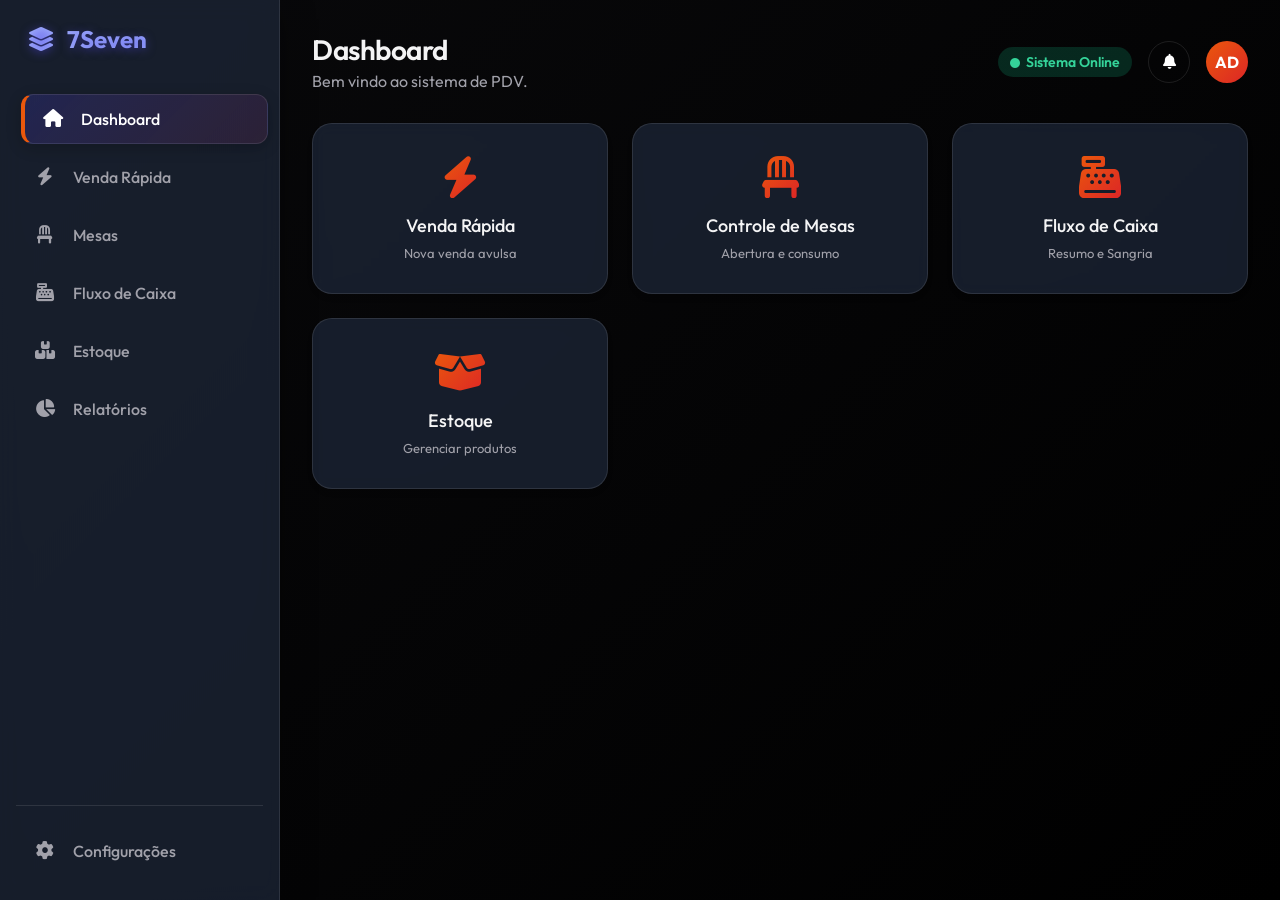
<file: src/index.html>
<!DOCTYPE html>
<html lang="pt-br">
<head>
    <meta charset="UTF-8">
    <meta name="viewport" content="width=device-width, initial-scale=1.0">
    <title>7Seven</title>
    <link rel="stylesheet" href="style.css">
    <link rel="stylesheet" href="https://cdnjs.cloudflare.com/ajax/libs/font-awesome/6.4.0/css/all.min.css">
</head>
<body>

    <div class="app-layout">
        
        <!-- Glass Sidebar -->
        <aside class="sidebar">
            <div class="brand">
                <i class="fas fa-layer-group"></i>
                <span>7Seven</span>
            </div>

            <nav class="nav-links">
                <a class="nav-item active" onclick="handleAction('Menu Principal', this)">
                    <i class="fas fa-home"></i> <span>Dashboard</span>
                </a>
                <a class="nav-item" onclick="handleAction('Venda Direta', this)">
                    <i class="fas fa-bolt"></i> <span>Venda Rápida</span>
                </a>
                <a class="nav-item" onclick="handleAction('Mesas', this)">
                    <i class="fas fa-chair"></i> <span>Mesas</span>
                </a>
                <a class="nav-item" onclick="handleAction('Caixa', this)">
                    <i class="fas fa-cash-register"></i> <span>Fluxo de Caixa</span>
                </a>
                <a class="nav-item" onclick="handleAction('Estoque', this)">
                    <i class="fas fa-boxes"></i> <span>Estoque</span>
                </a>
                <a class="nav-item" onclick="handleAction('Relatórios', this)">
                    <i class="fas fa-chart-pie"></i> <span>Relatórios</span>
                </a>
            </nav>

            <div style="margin-top: auto; padding-top: 20px; border-top: 1px solid rgba(255,255,255,0.1);">
                <a class="nav-item" onclick="handleAction('Configurações', this)">
                    <i class="fas fa-cog"></i> <span>Configurações</span>
                </a>
            </div>
        </aside>

        <!-- Main Workspace -->
        <main class="main-area">
            
            <header class="page-header">
                <div>
                    <h1 class="page-title" id="page-title">Dashboard</h1>
                    <p style="color: var(--text-muted); margin-top: 4px;">Bem vindo ao sistema de PDV.</p>
                </div>
                
                <div style="display: flex; gap: 16px; align-items: center;">
                    <span style="background: rgba(16, 185, 129, 0.2); color: #34d399; padding: 6px 12px; border-radius: 20px; font-size: 14px; font-weight: 600;"><i class="fas fa-circle" style="font-size: 10px; margin-right: 6px;"></i>Sistema Online</span>
                    <button class="btn btn-outline" style="padding: 10px; border-radius: 50%; width: 42px; height: 42px;"><i class="fas fa-bell"></i></button>
                    <div style="width: 42px; height: 42px; border-radius: 50%; background: linear-gradient(135deg, var(--primary), var(--secondary)); display: flex; align-items: center; justify-content: center; font-weight: bold; color: white;">
                        AD
                    </div>
                </div>
            </header>

            <div id="content-container">
                <!-- PÁGINA INICIAL INJETADA AQUI (OU O TEMPLATE ABAIXO SE MANTÉM, LOGO SUBSTITUIDO) -->
                <div class="glass-grid" id="home-menu">
                    <div class="glass-card" onclick="handleAction('Venda Direta')">
                        <i class="fas fa-bolt"></i>
                        <h3>Venda Rápida</h3>
                        <p style="font-size: 13px; color: var(--text-muted); margin-top: 8px;">Nova venda avulsa</p>
                    </div>
                    <div class="glass-card" onclick="handleAction('Mesas')">
                        <i class="fas fa-chair"></i>
                        <h3>Controle de Mesas</h3>
                        <p style="font-size: 13px; color: var(--text-muted); margin-top: 8px;">Abertura e consumo</p>
                    </div>
                    <div class="glass-card" onclick="handleAction('Caixa')">
                        <i class="fas fa-cash-register"></i>
                        <h3>Fluxo de Caixa</h3>
                        <p style="font-size: 13px; color: var(--text-muted); margin-top: 8px;">Resumo e Sangria</p>
                    </div>
                    <div class="glass-card" onclick="handleAction('Estoque')">
                        <i class="fas fa-box-open"></i>
                        <h3>Estoque</h3>
                        <p style="font-size: 13px; color: var(--text-muted); margin-top: 8px;">Gerenciar produtos</p>
                    </div>
                </div>
            </div>

        </main>
    </div>

    <!-- Container for dynamic toasts -->
    <div id="toast-container"></div>
    
    <!-- Área de Impressão de Cupons -->
    <div id="print-area"></div>

    <!-- Global Scripts -->
    <script src="script.js"></script>
</body>
</html>
</file>
<file: src/style.css>
@import url('https://fonts.googleapis.com/css2?family=Outfit:wght@300;400;500;600;700&display=swap');

:root {
    --primary: #ea580c;
    --primary-hover: #c2410c;
    --secondary: #dc2626;
    --success: #10b981;
    --danger: #ef4444;
    --warning: #f59e0b;
    --info: #3b82f6;

    /* Dark theme foundation */
    --bg-dark: #09090b;
    --bg-darker: #000000;
    --text-light: #f4f4f5;
    --text-muted: #a1a1aa;

    /* Glassmorphism tokens */
    --glass-bg: rgba(30, 41, 59, 0.7);
    --glass-border: rgba(255, 255, 255, 0.1);
    --glass-shadow: 0 8px 32px 0 rgba(0, 0, 0, 0.37);
    
    --transition: all 0.3s cubic-bezier(0.4, 0, 0.2, 1);
}

* {
    margin: 0;
    padding: 0;
    box-sizing: border-box;
    font-family: 'Outfit', sans-serif;
}

body {
    background: linear-gradient(135deg, var(--bg-dark), var(--bg-darker));
    color: var(--text-light);
    min-height: 100vh;
    display: flex;
    overflow-x: hidden;
}

/* Layout */
.app-layout {
    display: flex;
    width: 100%;
    height: 100vh;
}

/* Sidebar (Glassmorphism) */
.sidebar {
    width: 280px;
    background: var(--glass-bg);
    backdrop-filter: blur(12px);
    -webkit-backdrop-filter: blur(12px);
    border-right: 1px solid var(--glass-border);
    display: flex;
    flex-direction: column;
    padding: 24px 16px;
    box-shadow: var(--glass-shadow);
    z-index: 10;
}

.brand {
    display: flex;
    align-items: center;
    gap: 12px;
    font-size: 24px;
    font-weight: 700;
    color: white;
    margin-bottom: 40px;
    padding-left: 12px;
    text-shadow: 0 2px 10px rgba(79, 70, 229, 0.5);
    background: linear-gradient(to right, #a5b4fc, #818cf8);
    -webkit-background-clip: text;
    -webkit-text-fill-color: transparent;
}

.nav-links {
    display: flex;
    flex-direction: column;
    gap: 8px;
    flex: 1;
}

.nav-item {
    display: flex;
    align-items: center;
    gap: 16px;
    padding: 14px 16px;
    color: var(--text-muted);
    text-decoration: none;
    border-radius: 12px;
    font-weight: 500;
    transition: var(--transition);
    cursor: pointer;
    border: 1px solid transparent;
}

.nav-item:hover, .nav-item.active {
    background: rgba(255, 255, 255, 0.05);
    color: white;
    border: 1px solid var(--glass-border);
    box-shadow: 0 4px 15px rgba(0, 0, 0, 0.2);
    transform: translateX(5px);
}

.nav-item i {
    font-size: 18px;
    width: 24px;
    text-align: center;
}

.nav-item.active {
    background: linear-gradient(135deg, rgba(79, 70, 229, 0.2), rgba(236, 72, 153, 0.1));
    border-left: 4px solid var(--primary);
}

/* Main Content */
.main-area {
    flex: 1;
    display: flex;
    flex-direction: column;
    overflow-y: auto;
    padding: 32px;
    position: relative;
}

/* Dynamic Page Title */
.page-header {
    display: flex;
    justify-content: space-between;
    align-items: center;
    margin-bottom: 32px;
}

.page-title {
    font-size: 28px;
    font-weight: 600;
    letter-spacing: -0.5px;
}

/* Content Container (Fade in animation) */
#content-container {
    animation: fadeIn 0.4s ease-out forwards;
    width: 100%;
    max-width: 1200px;
    margin: 0 auto;
}

@keyframes fadeIn {
    from { opacity: 0; transform: translateY(15px); }
    to { opacity: 1; transform: translateY(0); }
}

/* Glass Cards (used for grid menu and other lists) */
.glass-grid {
    display: grid;
    grid-template-columns: repeat(auto-fill, minmax(240px, 1fr));
    gap: 24px;
}

.glass-card {
    background: var(--glass-bg);
    backdrop-filter: blur(8px);
    -webkit-backdrop-filter: blur(8px);
    border: 1px solid var(--glass-border);
    border-radius: 20px;
    padding: 32px 24px;
    display: flex;
    flex-direction: column;
    align-items: center;
    justify-content: center;
    text-align: center;
    cursor: pointer;
    transition: var(--transition);
    box-shadow: 0 4px 6px -1px rgba(0, 0, 0, 0.1), 0 2px 4px -1px rgba(0, 0, 0, 0.06);
    position: relative;
    overflow: hidden;
}

.glass-card::before {
    content: '';
    position: absolute;
    top: 0; left: -100%;
    width: 50%; height: 100%;
    background: linear-gradient(to right, transparent, rgba(255,255,255,0.05), transparent);
    transform: skewX(-25deg);
    transition: 0.5s;
}

.glass-card:hover::before {
    left: 150%;
}

.glass-card:hover {
    transform: translateY(-8px);
    border-color: rgba(255, 255, 255, 0.2);
    box-shadow: 0 20px 25px -5px rgba(0, 0, 0, 0.2), 0 10px 10px -5px rgba(0, 0, 0, 0.1);
}

.glass-card i {
    font-size: 42px;
    margin-bottom: 16px;
    background: linear-gradient(135deg, var(--primary), var(--secondary));
    -webkit-background-clip: text;
    -webkit-text-fill-color: transparent;
}

.glass-card h3 {
    font-size: 18px;
    font-weight: 500;
    color: var(--text-light);
}

/* Modals */
.modal-overlay {
    position: fixed;
    inset: 0;
    background: rgba(0, 0, 0, 0.6);
    backdrop-filter: blur(4px);
    display: flex;
    align-items: center;
    justify-content: center;
    z-index: 100;
    opacity: 0;
    pointer-events: none;
    transition: opacity 0.3s ease;
}

.modal-overlay.active {
    opacity: 1;
    pointer-events: auto;
}

.glass-modal {
    background: rgba(15, 23, 42, 0.85);
    backdrop-filter: blur(16px);
    border: 1px solid var(--glass-border);
    border-radius: 24px;
    width: 100%;
    max-width: 500px;
    padding: 32px;
    box-shadow: 0 25px 50px -12px rgba(0, 0, 0, 0.5);
    transform: scale(0.95) translateY(20px);
    transition: all 0.3s cubic-bezier(0.34, 1.56, 0.64, 1);
}

.modal-overlay.active .glass-modal {
    transform: scale(1) translateY(0);
}

.modal-header {
    display: flex;
    justify-content: space-between;
    align-items: center;
    margin-bottom: 24px;
}

.modal-header h2 {
    font-size: 22px;
}

.close-btn {
    background: none;
    border: none;
    color: var(--text-muted);
    font-size: 24px;
    cursor: pointer;
    transition: color 0.2s;
}

.close-btn:hover {
    color: var(--danger);
}

/* Forms & Inputs */
.form-group {
    margin-bottom: 20px;
}

.form-group label {
    display: block;
    margin-bottom: 8px;
    color: var(--text-muted);
    font-size: 14px;
    font-weight: 500;
}

.glass-input, .glass-select {
    width: 100%;
    background: rgba(0, 0, 0, 0.2);
    border: 1px solid rgba(255, 255, 255, 0.1);
    border-radius: 12px;
    padding: 12px 16px;
    color: white;
    font-size: 15px;
    transition: var(--transition);
}

.glass-input:focus, .glass-select:focus {
    outline: none;
    border-color: var(--primary);
    box-shadow: 0 0 0 3px rgba(79, 70, 229, 0.2);
}

/* Buttons */
.btn {
    padding: 12px 24px;
    border-radius: 12px;
    border: none;
    font-weight: 600;
    font-size: 15px;
    cursor: pointer;
    transition: var(--transition);
    display: inline-flex;
    align-items: center;
    justify-content: center;
    gap: 8px;
}

.btn-primary {
    background: linear-gradient(135deg, var(--primary), var(--primary-hover));
    color: white;
    box-shadow: 0 4px 14px 0 rgba(79, 70, 229, 0.39);
}

.btn-primary:hover {
    transform: translateY(-2px);
    box-shadow: 0 6px 20px rgba(79, 70, 229, 0.23);
}

.btn-success {
    background: linear-gradient(135deg, var(--success), #059669);
    color: white;
}

.btn-danger {
    background: linear-gradient(135deg, var(--danger), #dc2626);
    color: white;
}

.btn-outline {
    background: transparent;
    border: 1px solid var(--glass-border);
    color: white;
}
.btn-outline:hover {
    background: rgba(255, 255, 255, 0.1);
}

/* Toast Notifications */
#toast-container {
    position: fixed;
    bottom: 24px;
    right: 24px;
    z-index: 1000;
    display: flex;
    flex-direction: column;
    gap: 12px;
}

.glass-toast {
    background: rgba(15, 23, 42, 0.9);
    backdrop-filter: blur(12px);
    border-left: 4px solid var(--primary);
    border-top: 1px solid var(--glass-border);
    border-right: 1px solid var(--glass-border);
    border-bottom: 1px solid var(--glass-border);
    color: white;
    padding: 16px 20px;
    border-radius: 12px;
    display: flex;
    align-items: center;
    gap: 12px;
    box-shadow: 0 10px 25px -5px rgba(0, 0, 0, 0.3);
    animation: slideInRight 0.3s cubic-bezier(0.175, 0.885, 0.32, 1.275) forwards;
}

.glass-toast.toast-error { border-left-color: var(--danger); }
.glass-toast.toast-success { border-left-color: var(--success); }
.glass-toast.toast-warning { border-left-color: var(--warning); }

.glass-toast.fade-out {
    animation: fadeOutRight 0.3s forwards;
}

@keyframes slideInRight {
    from { transform: translateX(120%); opacity: 0; }
    to { transform: translateX(0); opacity: 1; }
}

@keyframes fadeOutRight {
    from { transform: translateX(0); opacity: 1; }
    to { transform: translateX(120%); opacity: 0; }
}

/* Mesas List */
.mesas-grid {
    display: grid;
    grid-template-columns: repeat(auto-fill, minmax(280px, 1fr));
    gap: 20px;
}

.mesa-card {
    background: rgba(255, 255, 255, 0.03);
    border: 1px solid var(--glass-border);
    border-radius: 16px;
    padding: 20px;
    transition: var(--transition);
}

.mesa-card:hover {
    background: rgba(255, 255, 255, 0.05);
    border-color: rgba(255, 255, 255, 0.2);
}

.mesa-header {
    display: flex;
    justify-content: space-between;
    align-items: center;
    margin-bottom: 16px;
    border-bottom: 1px solid rgba(255, 255, 255, 0.05);
    padding-bottom: 12px;
}

.status-badge {
    padding: 4px 10px;
    border-radius: 20px;
    font-size: 12px;
    font-weight: 600;
}
.status-livre { background: rgba(16, 185, 129, 0.2); color: #34d399; }
.status-ocupada { background: rgba(239, 68, 68, 0.2); color: #f87171; }

.mesa-actions {
    display: flex;
    gap: 8px;
    flex-wrap: wrap;
}

.mesa-actions .btn {
    flex: 1;
    font-size: 13px;
    padding: 8px;
}

/* Scrollbar */
::-webkit-scrollbar { width: 8px; }
::-webkit-scrollbar-track { background: var(--bg-dark); }
::-webkit-scrollbar-thumb { background: rgba(255, 255, 255, 0.2); border-radius: 10px; }
::-webkit-scrollbar-thumb:hover { background: rgba(255, 255, 255, 0.3); }

/* Tables */
.glass-table-wrapper {
    background: rgba(255, 255, 255, 0.02);
    border: 1px solid var(--glass-border);
    border-radius: 16px;
    overflow: hidden;
}

.glass-table {
    width: 100%;
    border-collapse: collapse;
}

.glass-table th {
    background: rgba(255, 255, 255, 0.05);
    padding: 16px;
    text-align: left;
    color: var(--text-muted);
    font-weight: 500;
    font-size: 14px;
}

.glass-table td {
    padding: 16px;
    border-top: 1px solid rgba(255, 255, 255, 0.05);
    color: var(--text-light);
}

.glass-table tr:hover td {
    background: rgba(255, 255, 255, 0.02);
}

.text-right { text-align: right; }

/* --- PRINT STYLES --- */
@media print {
    body { background: white !important; margin: 0; padding: 0; }
    .app-layout, #toast-container, .modal-overlay { display: none !important; }
    
    #print-area, #print-area * {
        visibility: visible;
        color: black !important;
        font-family: 'Courier New', Courier, monospace, sans-serif;
    }
    
    #print-area {
        position: absolute;
        left: 0;
        top: 0;
        width: 80mm;
        margin: 0;
        padding: 5mm;
        background: white;
    }

    .print-header { text-align: center; margin-bottom: 10px; border-bottom: 1px dashed black; padding-bottom: 5px; }
    .print-title { font-weight: bold; font-size: 16px; margin: 0 0 4px 0; }
    .print-subtitle { font-size: 12px; margin: 0; }
    .print-info { font-size: 12px; margin-bottom: 10px; border-bottom: 1px dashed black; padding-bottom: 5px;}
    .print-table { width: 100%; font-size: 12px; margin-bottom: 10px; border-collapse: collapse; }
    .print-table th, .print-table td { text-align: left; padding: 2px 0; border: none !important; background: transparent !important;}
    .print-table th.right, .print-table td.right { text-align: right; }
    .print-total { font-weight: bold; font-size: 14px; text-align: right; border-top: 1px dashed black; padding-top: 5px; margin-bottom: 10px; }
    .print-footer { text-align: center; font-size: 12px; border-top: 1px dashed black; padding-top: 5px; margin-top: 10px; }
}
</file>
